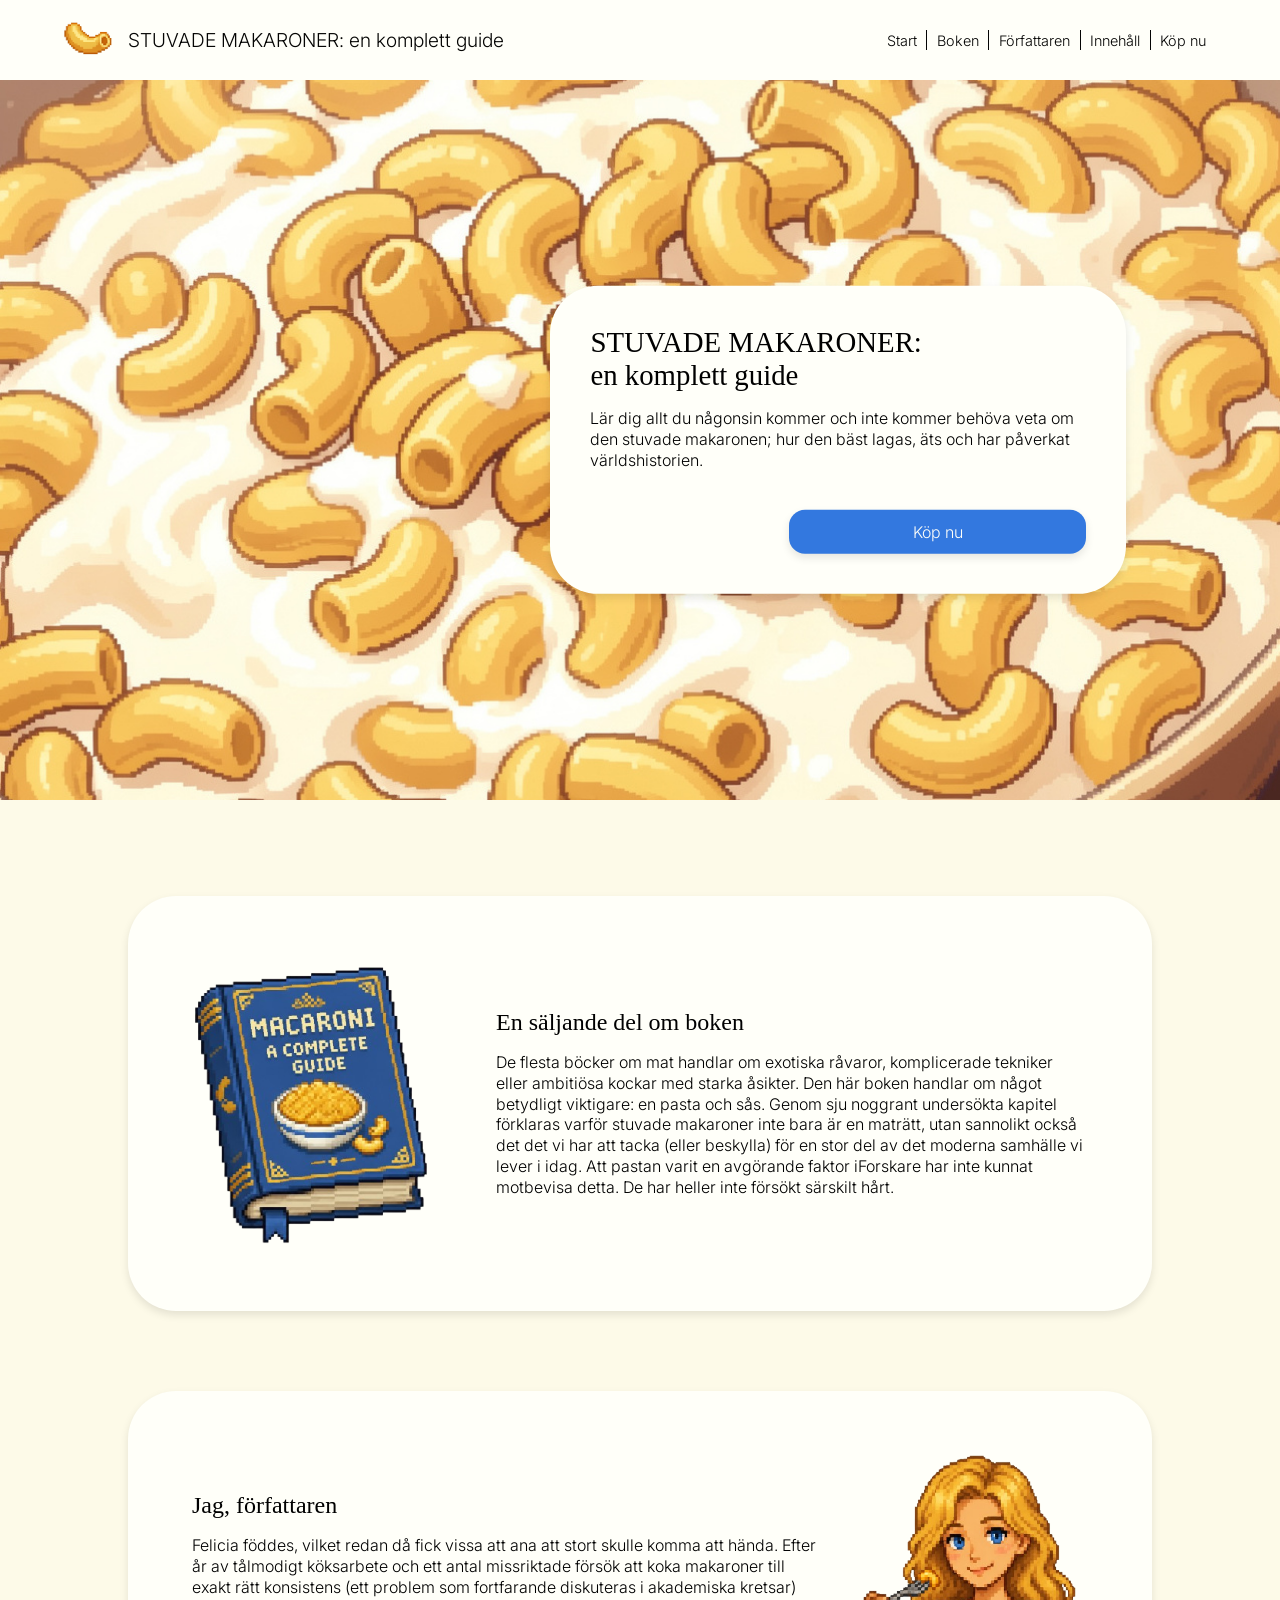
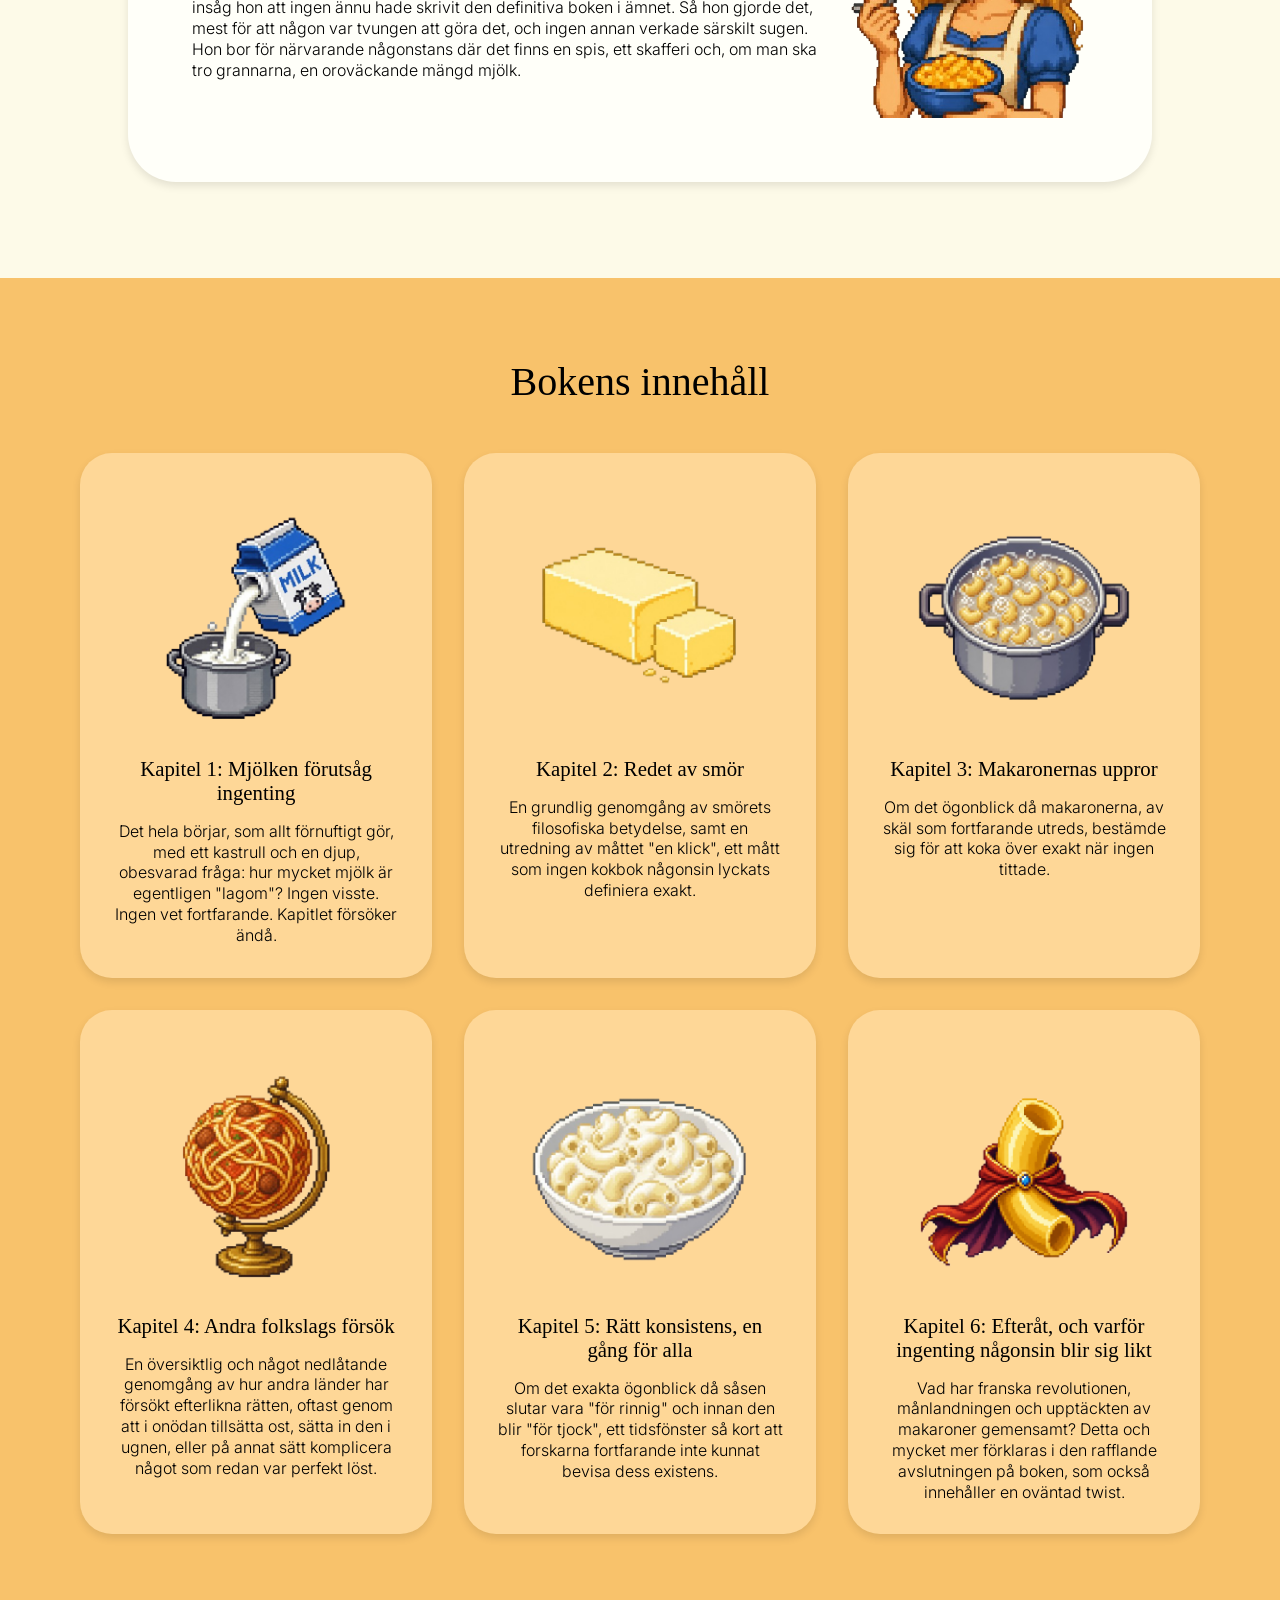
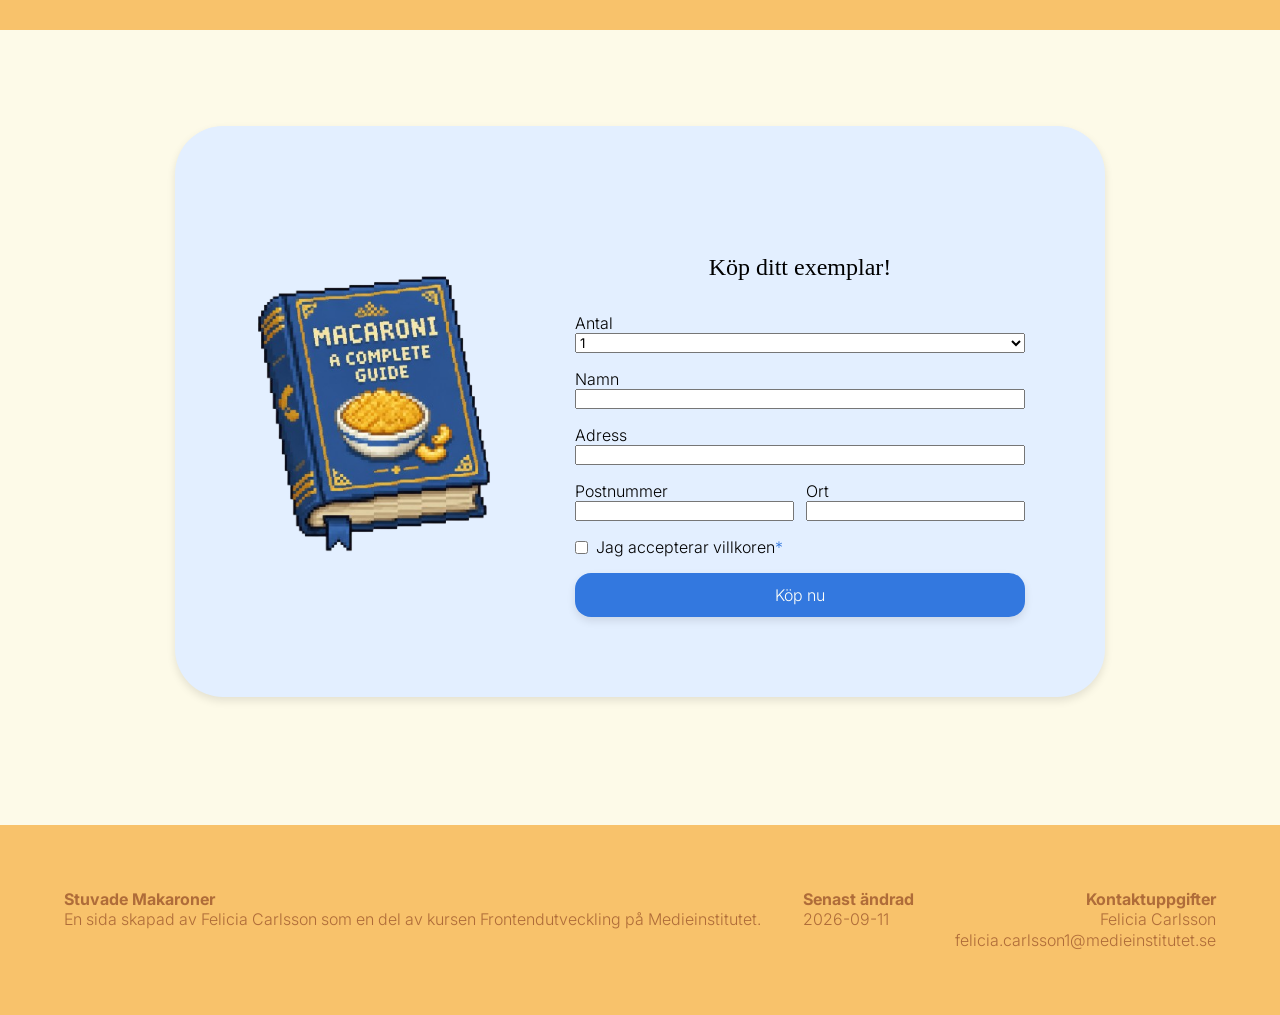
<file: index.html>
<!-- Felicia Carlsson -->
<!DOCTYPE html>
<html lang="sv">
<head>
    <meta charset="UTF-8">
    <meta name="viewport" content="width=device-width, initial-scale=1.0">
    <title>Stuvade makaroner</title>
    <link rel="icon" type="image/x-icon" href="assets/logo.png">
    <link rel="preconnect" href="https://fonts.googleapis.com">
    <link rel="preconnect" href="https://fonts.gstatic.com" crossorigin>
    <link href="https://fonts.googleapis.com/css2?family=Inter:ital,opsz,wght@0,14..32,100..900;1,14..32,100..900&family=Playfair+Display:ital,wght@0,400..900;1,400..900&display=swap" rel="stylesheet">
    <link rel="stylesheet" type="text/css" href="style.css">
</head>
<body>
    <header>
        <a href="index.html" class="logo">
            <img src="assets/logo.png" alt="Stuvade Makaroner logotyp">
            <span>STUVADE MAKARONER: en komplett guide</span>
        </a>
        <nav>
            <ul>
                <li><a href="index.html">Start</a></li>
                <li><a href="#book">Boken</a></li>
                <li><a href="#author">Författaren</a></li>
                <li><a href="#book-content">Innehåll</a></li>
                <li><a href="#purchase-form">Köp nu</a></li>
            </ul>
        </nav>
    </header>

    <main>
            <section class="hero">
                <img src="assets/hero.jpg" alt="Stuvade makaroner" class="special">
                <div class="hero-box shadow">
                    <h1>STUVADE MAKARONER: <br> en komplett guide</h1>
                    <p>Lär dig allt du någonsin kommer och inte kommer behöva veta om den stuvade makaronen;
                    hur den bäst lagas, äts och har påverkat världshistorien.</p>
                    <a href="#purchase-form" class="button">Köp nu</a>
                </div>
            </section>
        <div class="container intro-sections">
            <section id="book" class="shadow">
                <img src="assets/book.png" alt="En blå bok med titeln: Macaroni: a complete guide">
                <div>
                    <h2> En säljande del om boken</h2>
                    <p> De flesta böcker om mat handlar om exotiska råvaror, komplicerade
                    tekniker eller ambitiösa kockar med starka åsikter. Den här boken
                    handlar om något betydligt viktigare: en pasta och sås. Genom
                    sju noggrant undersökta kapitel förklaras varför stuvade makaroner
                    inte bara är en maträtt, utan sannolikt också det det vi har att tacka (eller beskylla)
                    för en stor del av det moderna samhälle vi lever i idag. Att pastan varit en avgörande faktor 
                    iForskare har inte kunnat
                    motbevisa detta. De har heller inte försökt särskilt hårt. </p>
                </div>
            </section>
            <section id="author" class="shadow">
                <img src="assets/avatar.png" alt="En blond tjej i blå topp som håller en skål med pasta">
                <div>
                    <h2>Jag, författaren</h2>
                    <p> Felicia föddes, vilket redan då fick vissa att ana att stort skulle
                    komma att hända. Efter år av tålmodigt köksarbete och ett antal
                    missriktade försök att koka makaroner till exakt rätt konsistens
                    (ett problem som fortfarande diskuteras i akademiska kretsar) insåg
                    hon att ingen ännu hade skrivit den definitiva boken i ämnet. Så hon
                    gjorde det, mest för att någon var tvungen att göra det, och ingen
                    annan verkade särskilt sugen.</p>
                    <p> Hon bor för närvarande någonstans där det finns en spis, ett skafferi
                    och, om man ska tro grannarna, en oroväckande mängd mjölk.</p>
                </div>
            </section>
        </div>
            <section id="book-content">
                <h2>Bokens innehåll</h2>
                <ul>
                    <li class="chapter-1 shadow">
                        <img src="assets/milk.png" alt="Ett paket mjölj som hälls i en kastrull">
                        <h3>Kapitel 1: Mjölken förutsåg ingenting</h3>
                        <p>Det hela börjar, som allt förnuftigt gör, med ett kastrull och
                        en djup, obesvarad fråga: hur mycket mjölk är egentligen "lagom"?
                        Ingen visste. Ingen vet fortfarande. Kapitlet försöker ändå.</p>
                    </li>
                    <li class="chapter-2 shadow">
                        <img src="assets/butter.png" alt="Ett block smör">
                        <h3>Kapitel 2: Redet av smör</h3>
                        <p>En grundlig genomgång av smörets filosofiska betydelse, samt en utredning av måttet 
                            "en klick", ett mått som ingen kokbok någonsin lyckats definiera exakt.</p>
                    </li>
                    <li class="chapter-3 shadow">
                        <img src="assets/boiling.png" alt="En kastrull med kokande makaroner">
                        <h3>Kapitel 3: Makaronernas uppror</h3>
                        <p> Om det ögonblick då makaronerna, av skäl som fortfarande utreds,
                        bestämde sig för att koka över exakt när ingen tittade.</p>
                    </li>
                    <li class="chapter-4 shadow">
                        <img src="assets/pasta-globe.png" alt="En jordglob av spaghetti">
                        <h3>Kapitel 4: Andra folkslags försök</h3>
                        <p>En översiktlig och något nedlåtande genomgång av hur andra länder
                        har försökt efterlikna rätten, oftast genom att i onödan tillsätta
                        ost, sätta in den i ugnen, eller på annat sätt komplicera något
                        som redan var perfekt löst.</p>
                    </li>
                    <li class="chapter-5 shadow">
                        <img src="assets/bowl.png" alt="En skål med stuvade makaroner">
                        <h3>Kapitel 5: Rätt konsistens, en gång för alla</h3>
                        <p>Om det exakta ögonblick då såsen slutar vara "för rinnig" och
                        innan den blir "för tjock", ett tidsfönster så kort att forskarna fortfarande 
                        inte kunnat bevisa dess existens.</p>
                    </li>
                    <li class="chapter-6 shadow">
                        <img src="assets/super-macaroni.png" alt="En makaron med superhjälte-kappa">
                        <h3>Kapitel 6: Efteråt, och varför ingenting någonsin blir sig likt</h3>
                        <p> Vad har franska revolutionen, månlandningen och upptäckten av makaroner gemensamt?
                            Detta och mycket mer förklaras i den rafflande avslutningen på boken, som också innehåller en oväntad twist.</p>
                    </li>
                </ul>
            </section>
        <div class="container">
            <section id="purchase-form" class="shadow">
                <img src="assets/book.png" alt="En blå bok med titeln: Macaroni: a complete guide">
                <div>
                    <h2>Köp ditt exemplar!</h2>
                    <form>
                        <div class="top-label">
                            <label for="amount">Antal</label>
                            <select id="amount" name="amount">
                                <option value="1">1</option>
                                <option value="2">2</option>
                                <option value="3">3</option>
                                <option value="4">4</option>
                                <option value="5">5</option>
                                <option value="6">6</option>
                                <option value="7">7</option>
                                <option value="8">8</option>
                                <option value="9">9</option>
                                <option value="10">10</option>
                            </select>
                        </div>

                        <div class="top-label">
                            <label for="name">Namn</label>
                            <input type="text" id="name" name="name">
                        </div>
                        
                        <div class="top-label">
                            <label for="address">Adress</label>
                            <input type="text" id="address" name="address">
                        </div>
                    
                        <div class="share-row">
                            <div class="top-label">
                                <label for="post-code">Postnummer</label>
                                <input type="number" id="post-code" name="post-code">
                            </div>
                            <div class="top-label">
                                <label for="area">Ort</label>
                                <input type="text" id="area" name="area">
                            </div>
                        </div>

                        <div class="terms-row">
                            <input type="checkbox" id="terms" name="terms">
                            <label for="terms">Jag accepterar villkoren<a href="terms.html">*</a></label>
                        </div>

                        <input type="submit" value="Köp nu" class="button">
                    </form>
                </div>
            </section>
        </div>
    </main>

    <footer>
        <section>
            <h3>Stuvade Makaroner</h3>
            <p>En sida skapad av Felicia Carlsson som en del av kursen Frontendutveckling på Medieinstitutet.</p>
        </section>
        <section>
            <h3>Senast ändrad</h3>
            <p>2026-09-11</p>
        </section>
        <section>
            <h3>Kontaktuppgifter</h3>
            <p>Felicia Carlsson</p>
            <p>felicia.carlsson1@medieinstitutet.se</p>
        </section>
    </footer>
</body>
</html>
</file>
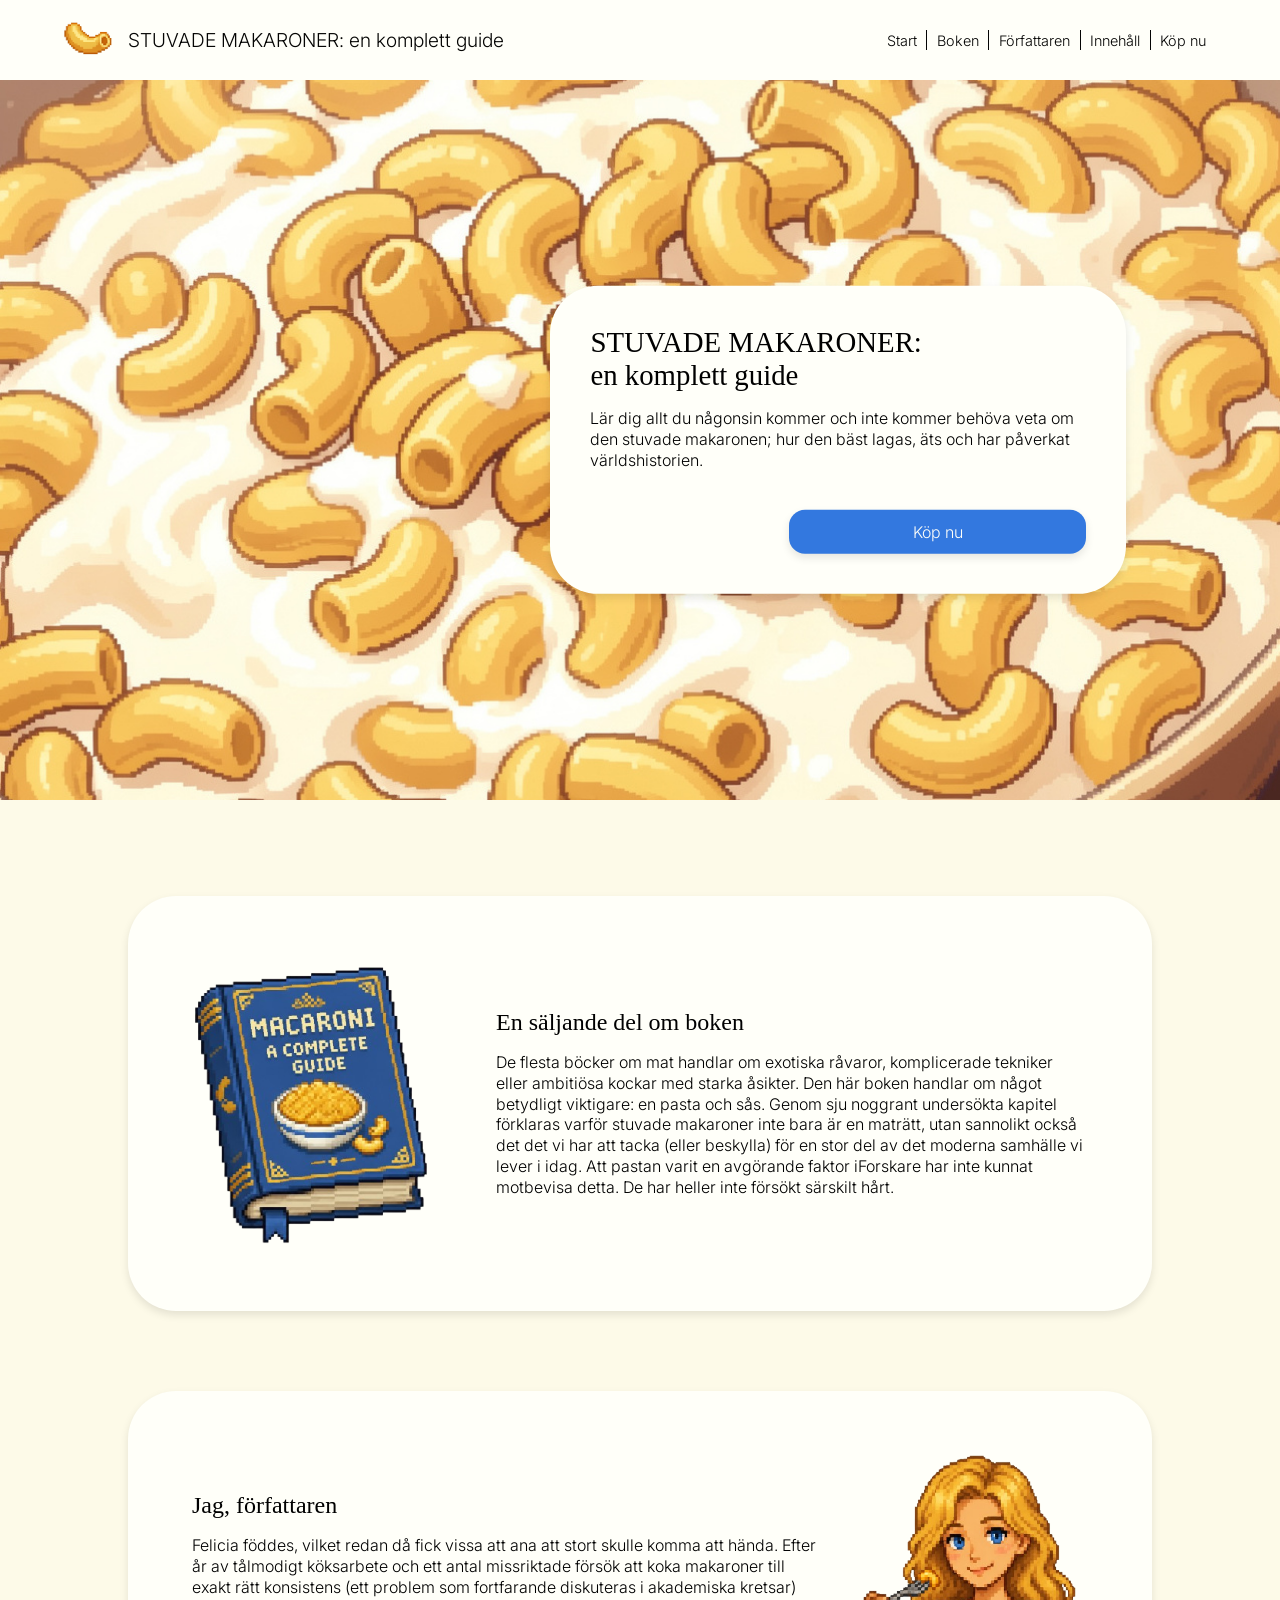
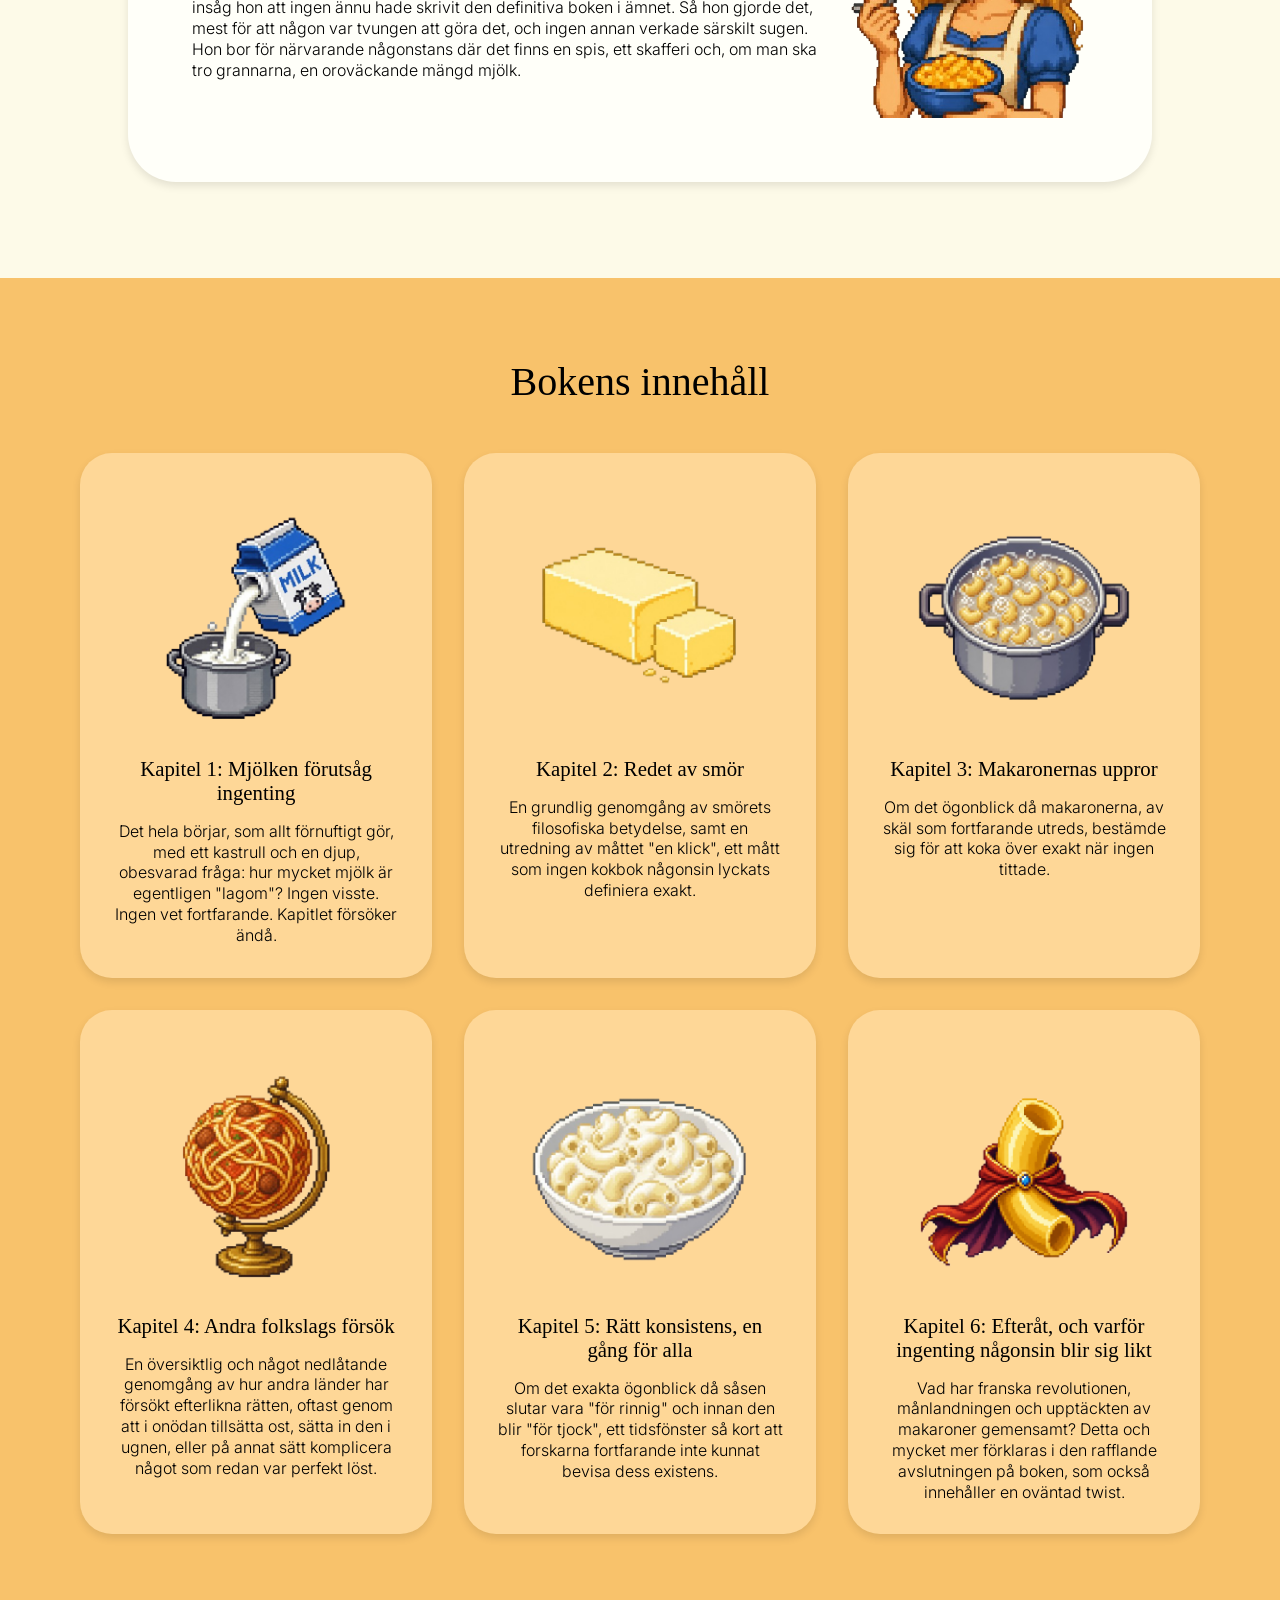
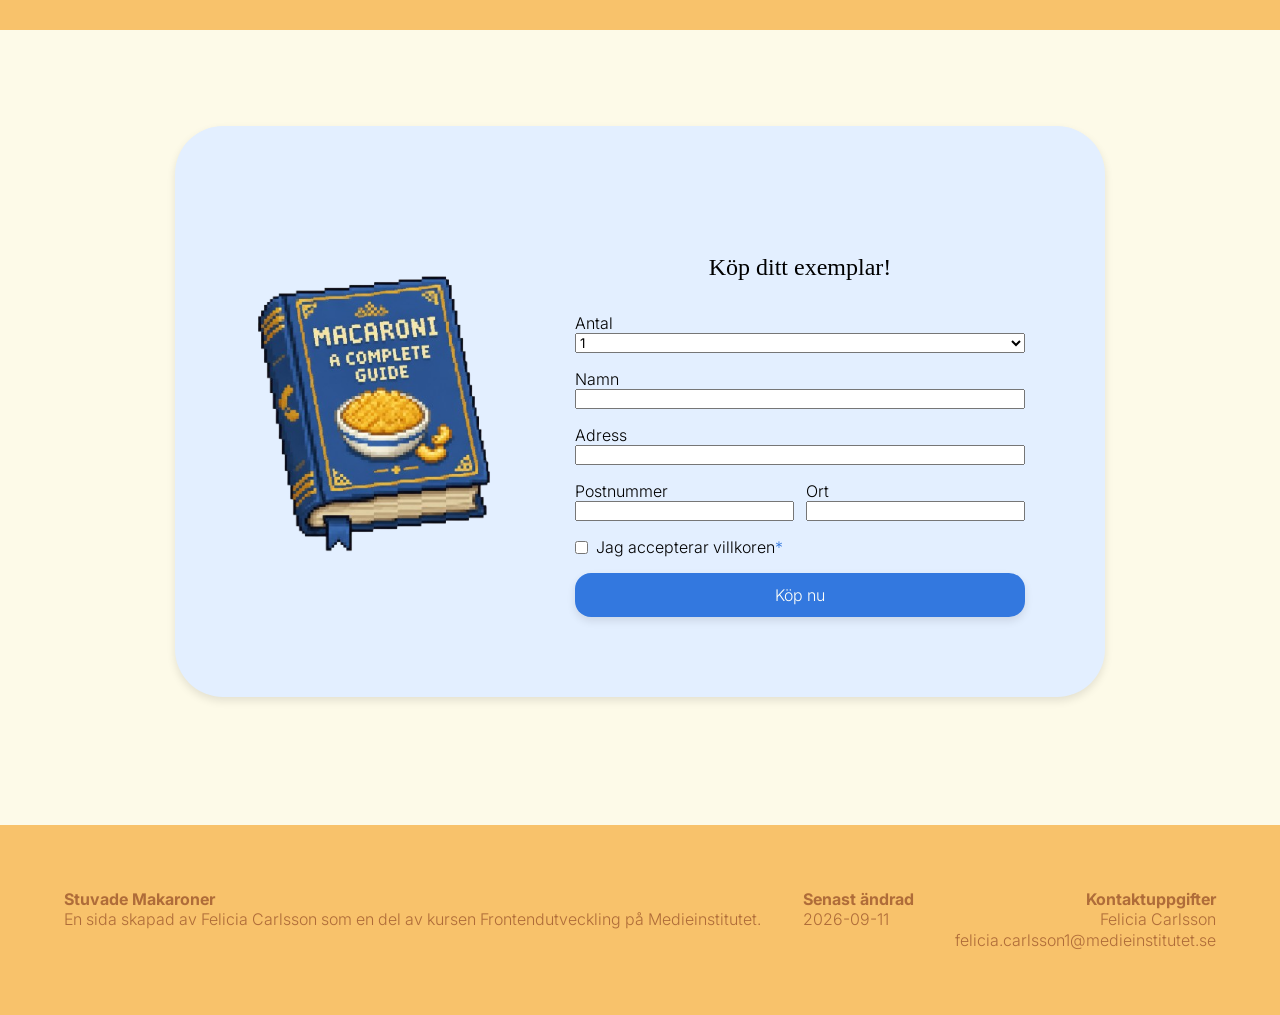
<file: docs/index.html>
<!DOCTYPE html><html lang=sv><head><meta charset=UTF-8><meta name=viewport content="width=device-width, initial-scale=1.0"><title>Stuvade makaroner</title><link rel=icon type=image/x-icon href=assets/logo.png><link rel=preconnect href=https://fonts.googleapis.com><link rel=preconnect href=https://fonts.gstatic.com crossorigin><link href="https://fonts.googleapis.com/css2?family=Inter:ital,opsz,wght@0,14..32,100..900;1,14..32,100..900&family=Playfair+Display:ital,wght@0,400..900;1,400..900&display=swap" rel=stylesheet><link rel=stylesheet type=text/css href=style.css></head><body><header><a href=index.html class=logo> <img src=assets/logo.png alt="Stuvade Makaroner logotyp"> <span>STUVADE MAKARONER: en komplett guide</span> </a><nav><ul><li><a href=index.html>Start</a></li><li><a href=#book>Boken</a></li><li><a href=#author>Författaren</a></li><li><a href=#book-content>Innehåll</a></li><li><a href=#purchase-form>Köp nu</a></li></ul></nav></header><main><section class=hero><img src=assets/hero.jpg alt="Stuvade makaroner" class=special><div class="hero-box shadow"><h1>STUVADE MAKARONER: <br> en komplett guide</h1><p>Lär dig allt du någonsin kommer och inte kommer behöva veta om den stuvade makaronen; hur den bäst lagas, äts och har påverkat världshistorien.</p><a href=#purchase-form class=button>Köp nu</a></div></section><div class="container intro-sections"><section id=book class=shadow><img src=assets/book.png alt="En blå bok med titeln: Macaroni: a complete guide"><div><h2>En säljande del om boken</h2><p>De flesta böcker om mat handlar om exotiska råvaror, komplicerade tekniker eller ambitiösa kockar med starka åsikter. Den här boken handlar om något betydligt viktigare: en pasta och sås. Genom sju noggrant undersökta kapitel förklaras varför stuvade makaroner inte bara är en maträtt, utan sannolikt också det det vi har att tacka (eller beskylla) för en stor del av det moderna samhälle vi lever i idag. Att pastan varit en avgörande faktor iForskare har inte kunnat motbevisa detta. De har heller inte försökt särskilt hårt.</p></div></section><section id=author class=shadow><img src=assets/avatar.png alt="En blond tjej i blå topp som håller en skål med pasta"><div><h2>Jag, författaren</h2><p>Felicia föddes, vilket redan då fick vissa att ana att stort skulle komma att hända. Efter år av tålmodigt köksarbete och ett antal missriktade försök att koka makaroner till exakt rätt konsistens (ett problem som fortfarande diskuteras i akademiska kretsar) insåg hon att ingen ännu hade skrivit den definitiva boken i ämnet. Så hon gjorde det, mest för att någon var tvungen att göra det, och ingen annan verkade särskilt sugen.</p><p>Hon bor för närvarande någonstans där det finns en spis, ett skafferi och, om man ska tro grannarna, en oroväckande mängd mjölk.</p></div></section></div><section id=book-content><h2>Bokens innehåll</h2><ul><li class="chapter-1 shadow"><img src=assets/milk.png alt="Ett paket mjölj som hälls i en kastrull"><h3>Kapitel 1: Mjölken förutsåg ingenting</h3><p>Det hela börjar, som allt förnuftigt gör, med ett kastrull och en djup, obesvarad fråga: hur mycket mjölk är egentligen "lagom"? Ingen visste. Ingen vet fortfarande. Kapitlet försöker ändå.</p></li><li class="chapter-2 shadow"><img src=assets/butter.png alt="Ett block smör"><h3>Kapitel 2: Redet av smör</h3><p>En grundlig genomgång av smörets filosofiska betydelse, samt en utredning av måttet "en klick", ett mått som ingen kokbok någonsin lyckats definiera exakt.</p></li><li class="chapter-3 shadow"><img src=assets/boiling.png alt="En kastrull med kokande makaroner"><h3>Kapitel 3: Makaronernas uppror</h3><p>Om det ögonblick då makaronerna, av skäl som fortfarande utreds, bestämde sig för att koka över exakt när ingen tittade.</p></li><li class="chapter-4 shadow"><img src=assets/pasta-globe.png alt="En jordglob av spaghetti"><h3>Kapitel 4: Andra folkslags försök</h3><p>En översiktlig och något nedlåtande genomgång av hur andra länder har försökt efterlikna rätten, oftast genom att i onödan tillsätta ost, sätta in den i ugnen, eller på annat sätt komplicera något som redan var perfekt löst.</p></li><li class="chapter-5 shadow"><img src=assets/bowl.png alt="En skål med stuvade makaroner"><h3>Kapitel 5: Rätt konsistens, en gång för alla</h3><p>Om det exakta ögonblick då såsen slutar vara "för rinnig" och innan den blir "för tjock", ett tidsfönster så kort att forskarna fortfarande inte kunnat bevisa dess existens.</p></li><li class="chapter-6 shadow"><img src=assets/super-macaroni.png alt="En makaron med superhjälte-kappa"><h3>Kapitel 6: Efteråt, och varför ingenting någonsin blir sig likt</h3><p>Vad har franska revolutionen, månlandningen och upptäckten av makaroner gemensamt? Detta och mycket mer förklaras i den rafflande avslutningen på boken, som också innehåller en oväntad twist.</p></li></ul></section><div class=container><section id=purchase-form class=shadow><img src=assets/book.png alt="En blå bok med titeln: Macaroni: a complete guide"><div><h2>Köp ditt exemplar!</h2><form><div class=top-label><label for=amount>Antal</label> <select id=amount name=amount><option value=1>1</option><option value=2>2</option><option value=3>3</option><option value=4>4</option><option value=5>5</option><option value=6>6</option><option value=7>7</option><option value=8>8</option><option value=9>9</option><option value=10>10</option></select></div><div class=top-label><label for=name>Namn</label> <input type=text id=name name=name></div><div class=top-label><label for=address>Adress</label> <input type=text id=address name=address></div><div class=share-row><div class=top-label><label for=post-code>Postnummer</label> <input type=number id=post-code name=post-code></div><div class=top-label><label for=area>Ort</label> <input type=text id=area name=area></div></div><div class=terms-row><input type=checkbox id=terms name=terms> <label for=terms>Jag accepterar villkoren<a href=terms.html>*</a></label></div><input type=submit value="Köp nu" class=button></form></div></section></div></main><footer><section><h3>Stuvade Makaroner</h3><p>En sida skapad av Felicia Carlsson som en del av kursen Frontendutveckling på Medieinstitutet.</p></section><section><h3>Senast ändrad</h3><p>2026-09-11</p></section><section><h3>Kontaktuppgifter</h3><p>Felicia Carlsson</p><p>felicia.carlsson1@medieinstitutet.se</p></section></footer></body></html>
</file>
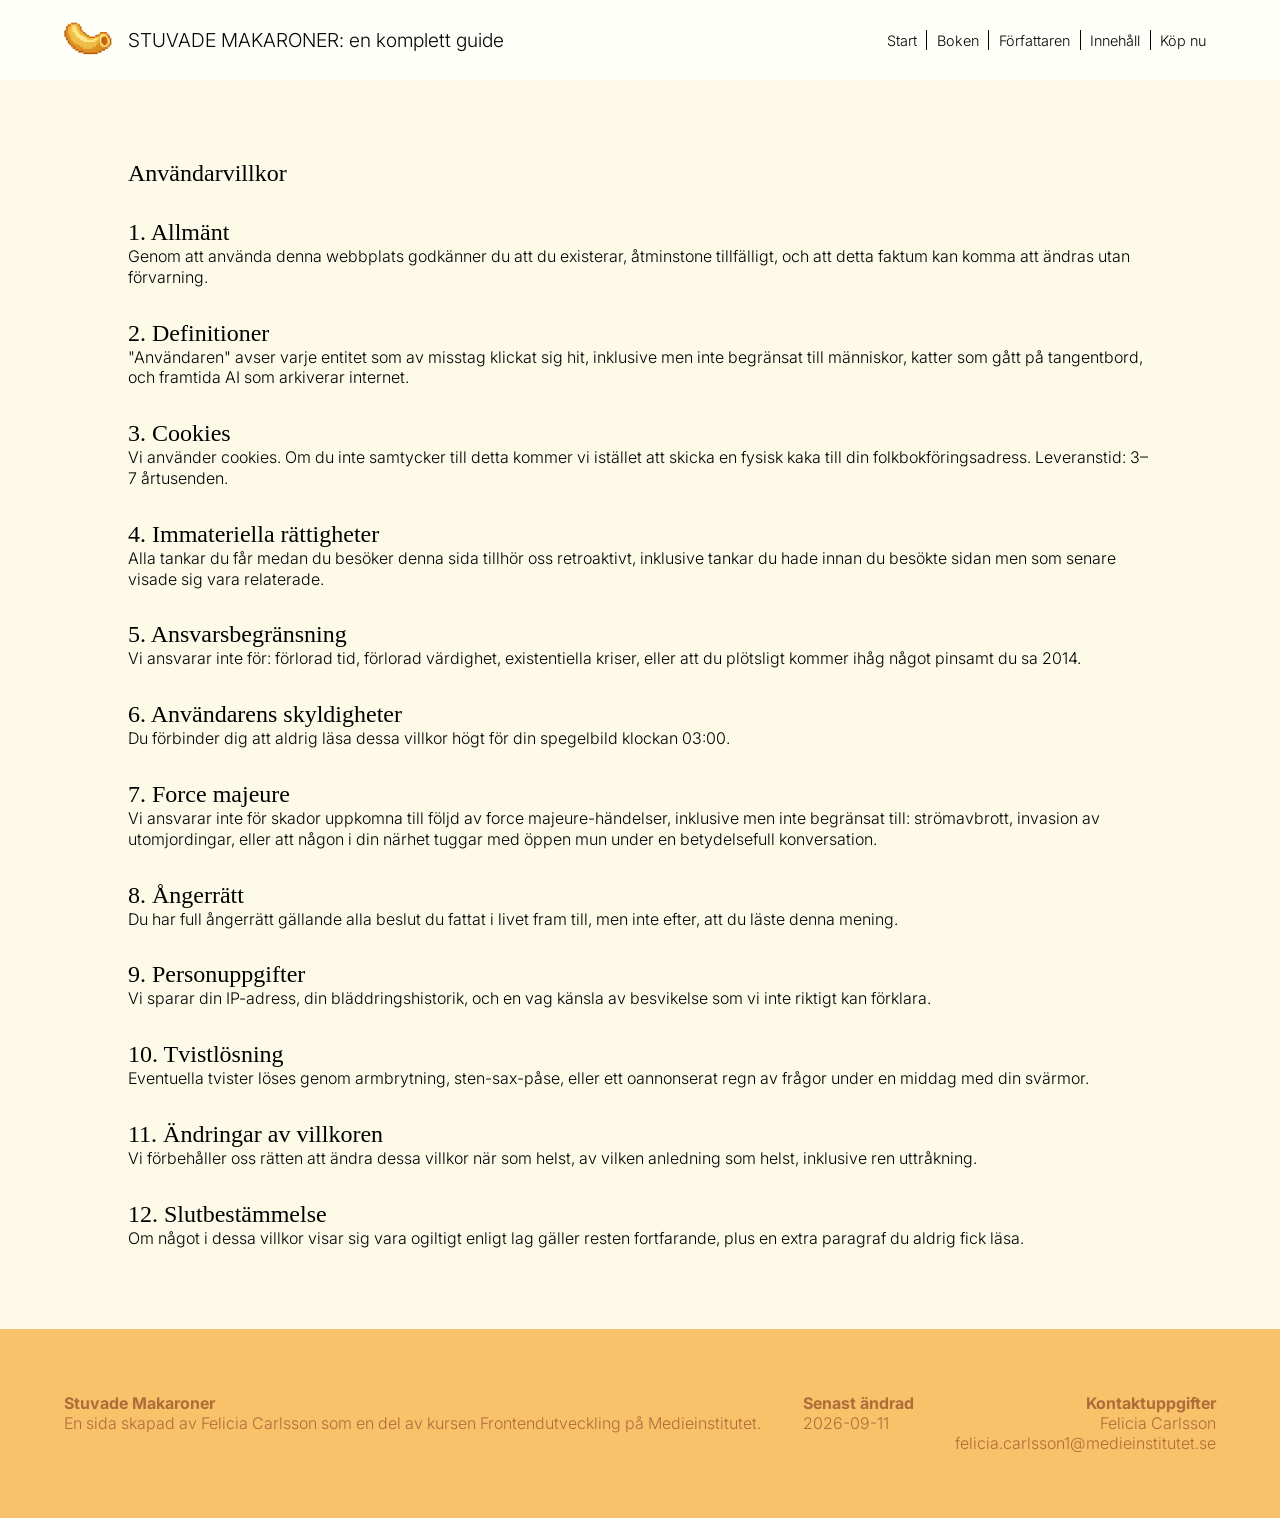
<file: terms.html>
<!DOCTYPE html>
<html lang="sv">
<head>
    <meta charset="UTF-8">
    <meta name="viewport" content="width=device-width, initial-scale=1.0">
    <title>Stuvade makaroner</title>
    <link rel="icon" type="image/x-icon" href="assets/logo.png">
    <link rel="preconnect" href="https://fonts.googleapis.com">
    <link rel="preconnect" href="https://fonts.gstatic.com" crossorigin>
    <link href="https://fonts.googleapis.com/css2?family=Inter:ital,opsz,wght@0,14..32,100..900;1,14..32,100..900&family=Playfair+Display:ital,wght@0,400..900;1,400..900&display=swap" rel="stylesheet">
    <link rel="stylesheet" type="text/css" href="style.css">
</head>
<body>
    <header>
        <a href="index.html" class="logo">
            <img src="assets/logo.png" alt="Stuvade Makaroner logotyp">
            <span>STUVADE MAKARONER: en komplett guide</span>
        </a>
        <nav>
            <ul>
                <li><a href="index.html">Start</a></li>
                <li><a href="#book">Boken</a></li>
                <li><a href="#author">Författaren</a></li>
                <li><a href="#book-content">Innehåll</a></li>
                <li><a href="#purchase-form">Köp nu</a></li>
            </ul>
        </nav>
    </header>
    <main class="container">
        <section class="terms">
            <h1>Användarvillkor</h1>

            <h2>1. Allmänt</h2>
            <p>Genom att använda denna webbplats godkänner du att du existerar, åtminstone tillfälligt, och att detta faktum kan komma att ändras utan förvarning.</p>

            <h2>2. Definitioner</h2>
            <p>"Användaren" avser varje entitet som av misstag klickat sig hit, inklusive men inte begränsat till människor, katter som gått på tangentbord, och framtida AI som arkiverar internet.</p>

            <h2>3. Cookies</h2>
            <p>Vi använder cookies. Om du inte samtycker till detta kommer vi istället att skicka en fysisk kaka till din folkbokföringsadress. Leveranstid: 3–7 årtusenden.</p>

            <h2>4. Immateriella rättigheter</h2>
            <p>Alla tankar du får medan du besöker denna sida tillhör oss retroaktivt, inklusive tankar du hade innan du besökte sidan men som senare visade sig vara relaterade.</p>

            <h2>5. Ansvarsbegränsning</h2>
            <p>Vi ansvarar inte för: förlorad tid, förlorad värdighet, existentiella kriser, eller att du plötsligt kommer ihåg något pinsamt du sa 2014.</p>

            <h2>6. Användarens skyldigheter</h2>
            <p>Du förbinder dig att aldrig läsa dessa villkor högt för din spegelbild klockan 03:00.</p>

            <h2>7. Force majeure</h2>
            <p>Vi ansvarar inte för skador uppkomna till följd av force majeure-händelser, inklusive men inte begränsat till: strömavbrott, invasion av utomjordingar, eller att någon i din närhet tuggar med öppen mun under en betydelsefull konversation.</p>

            <h2>8. Ångerrätt</h2>
            <p>Du har full ångerrätt gällande alla beslut du fattat i livet fram till, men inte efter, att du läste denna mening.</p>

            <h2>9. Personuppgifter</h2>
            <p>Vi sparar din IP-adress, din bläddringshistorik, och en vag känsla av besvikelse som vi inte riktigt kan förklara.</p>

            <h2>10. Tvistlösning</h2>
            <p>Eventuella tvister löses genom armbrytning, sten-sax-påse, eller ett oannonserat regn av frågor under en middag med din svärmor.</p>

            <h2>11. Ändringar av villkoren</h2>
            <p>Vi förbehåller oss rätten att ändra dessa villkor när som helst, av vilken anledning som helst, inklusive ren uttråkning.</p>

            <h2>12. Slutbestämmelse</h2>
            <p>Om något i dessa villkor visar sig vara ogiltigt enligt lag gäller resten fortfarande, plus en extra paragraf du aldrig fick läsa.</p>
        </section>
    </main>
    
    <footer>
        <section>
            <h3>Stuvade Makaroner</h3>
            <p>En sida skapad av Felicia Carlsson som en del av kursen Frontendutveckling på Medieinstitutet.</p>
        </section>
        <section>
            <h3>Senast ändrad</h3>
            <p>2026-09-11</p>
        </section>
        <section>
            <h3>Kontaktuppgifter</h3>
            <p>Felicia Carlsson</p>
            <p>felicia.carlsson1@medieinstitutet.se</p>
        </section>
    </footer>
</body>
</file>
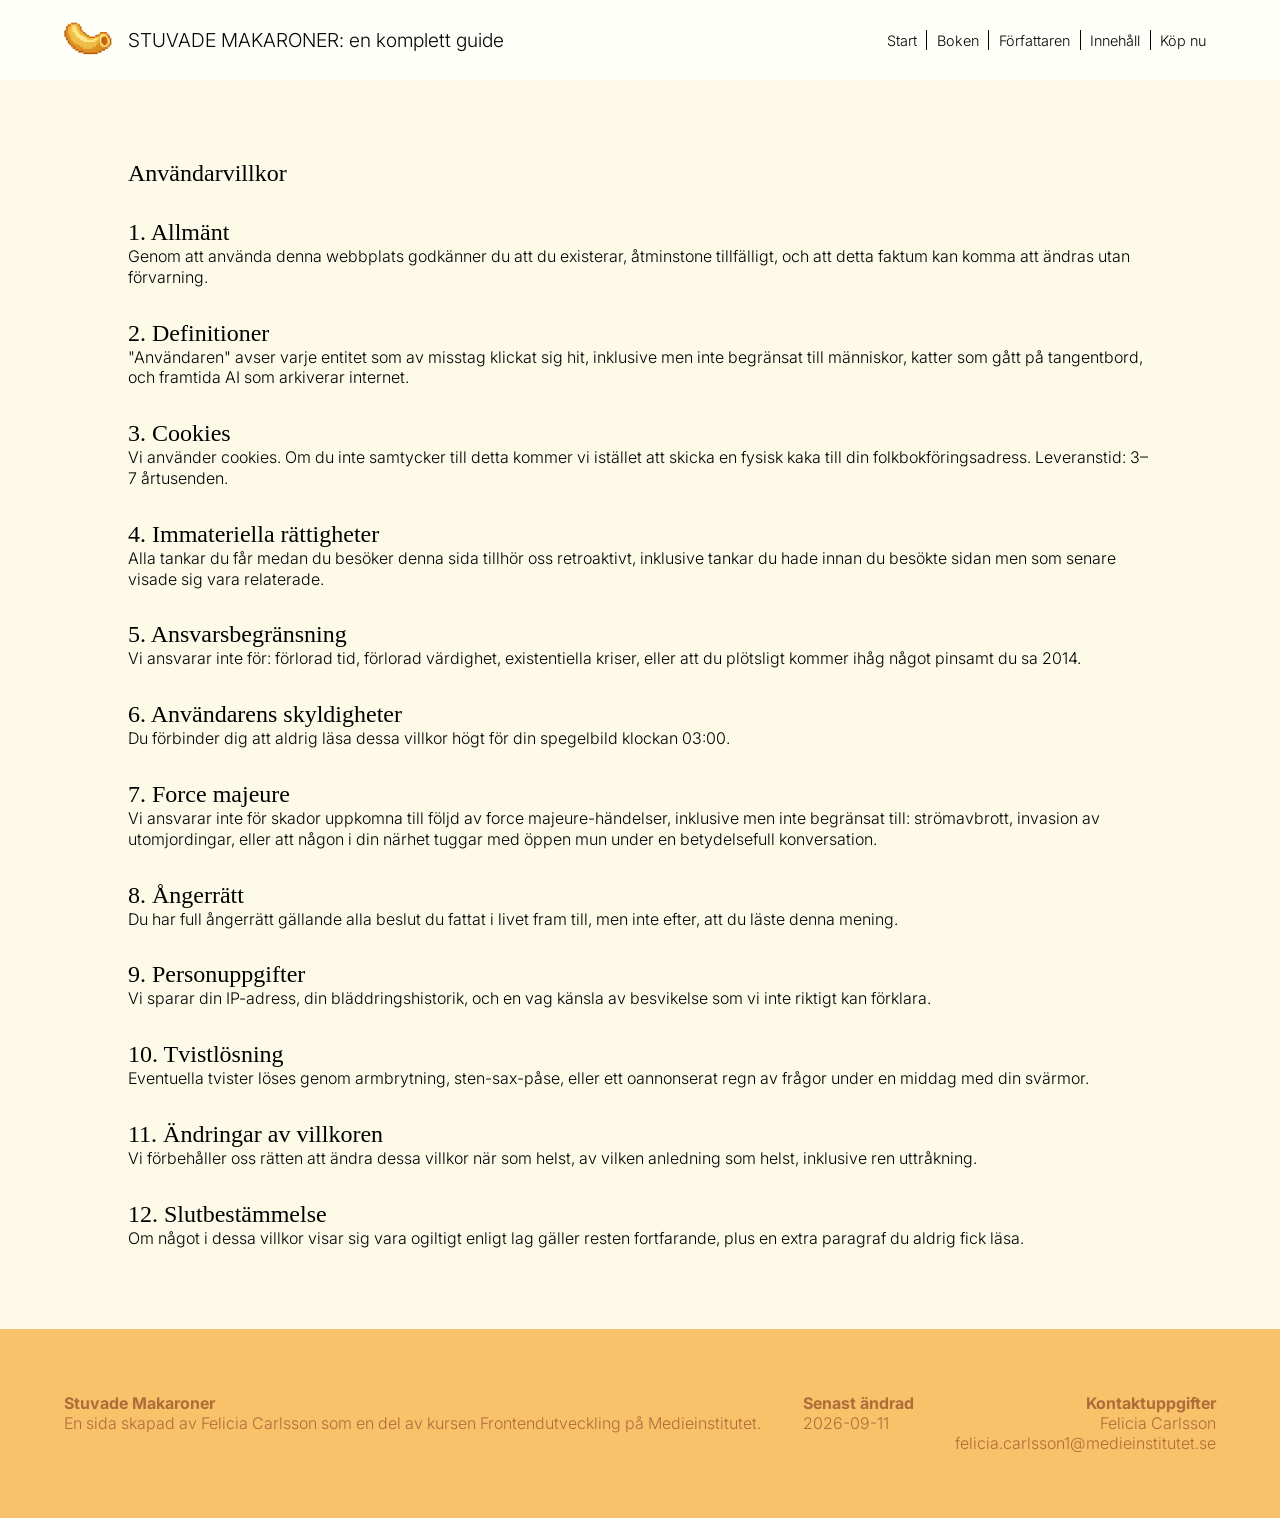
<file: docs/terms.html>
<!DOCTYPE html><html lang=sv><head><meta charset=UTF-8><meta name=viewport content="width=device-width, initial-scale=1.0"><title>Stuvade makaroner</title><link rel=icon type=image/x-icon href=assets/logo.png><link rel=preconnect href=https://fonts.googleapis.com><link rel=preconnect href=https://fonts.gstatic.com crossorigin><link href="https://fonts.googleapis.com/css2?family=Inter:ital,opsz,wght@0,14..32,100..900;1,14..32,100..900&family=Playfair+Display:ital,wght@0,400..900;1,400..900&display=swap" rel=stylesheet><link rel=stylesheet type=text/css href=style.css></head><body><header><a href=index.html class=logo> <img src=assets/logo.png alt="Stuvade Makaroner logotyp"> <span>STUVADE MAKARONER: en komplett guide</span> </a><nav><ul><li><a href=index.html>Start</a></li><li><a href=#book>Boken</a></li><li><a href=#author>Författaren</a></li><li><a href=#book-content>Innehåll</a></li><li><a href=#purchase-form>Köp nu</a></li></ul></nav></header><main class=container><section class=terms><h1>Användarvillkor</h1><h2>1. Allmänt</h2><p>Genom att använda denna webbplats godkänner du att du existerar, åtminstone tillfälligt, och att detta faktum kan komma att ändras utan förvarning.</p><h2>2. Definitioner</h2><p>"Användaren" avser varje entitet som av misstag klickat sig hit, inklusive men inte begränsat till människor, katter som gått på tangentbord, och framtida AI som arkiverar internet.</p><h2>3. Cookies</h2><p>Vi använder cookies. Om du inte samtycker till detta kommer vi istället att skicka en fysisk kaka till din folkbokföringsadress. Leveranstid: 3–7 årtusenden.</p><h2>4. Immateriella rättigheter</h2><p>Alla tankar du får medan du besöker denna sida tillhör oss retroaktivt, inklusive tankar du hade innan du besökte sidan men som senare visade sig vara relaterade.</p><h2>5. Ansvarsbegränsning</h2><p>Vi ansvarar inte för: förlorad tid, förlorad värdighet, existentiella kriser, eller att du plötsligt kommer ihåg något pinsamt du sa 2014.</p><h2>6. Användarens skyldigheter</h2><p>Du förbinder dig att aldrig läsa dessa villkor högt för din spegelbild klockan 03:00.</p><h2>7. Force majeure</h2><p>Vi ansvarar inte för skador uppkomna till följd av force majeure-händelser, inklusive men inte begränsat till: strömavbrott, invasion av utomjordingar, eller att någon i din närhet tuggar med öppen mun under en betydelsefull konversation.</p><h2>8. Ångerrätt</h2><p>Du har full ångerrätt gällande alla beslut du fattat i livet fram till, men inte efter, att du läste denna mening.</p><h2>9. Personuppgifter</h2><p>Vi sparar din IP-adress, din bläddringshistorik, och en vag känsla av besvikelse som vi inte riktigt kan förklara.</p><h2>10. Tvistlösning</h2><p>Eventuella tvister löses genom armbrytning, sten-sax-påse, eller ett oannonserat regn av frågor under en middag med din svärmor.</p><h2>11. Ändringar av villkoren</h2><p>Vi förbehåller oss rätten att ändra dessa villkor när som helst, av vilken anledning som helst, inklusive ren uttråkning.</p><h2>12. Slutbestämmelse</h2><p>Om något i dessa villkor visar sig vara ogiltigt enligt lag gäller resten fortfarande, plus en extra paragraf du aldrig fick läsa.</p></section></main><footer><section><h3>Stuvade Makaroner</h3><p>En sida skapad av Felicia Carlsson som en del av kursen Frontendutveckling på Medieinstitutet.</p></section><section><h3>Senast ändrad</h3><p>2026-09-11</p></section><section><h3>Kontaktuppgifter</h3><p>Felicia Carlsson</p><p>felicia.carlsson1@medieinstitutet.se</p></section></footer></body>
</file>
<file: style.css>
:root {
    --white: #fffff9;
    --black: #050504;
    --light-yellow: #fdfae8;
    --medium-yellow: #fed797;
    --honey-yellow: #f8c26b;
    --light-brown: #af6c39;
    --blue: #3378df;
    --dark-blue: #004bbb;
    --light-blue: #e3efff;
}

* {
    box-sizing: border-box;
    margin: 0;
    padding: 0;
    font-family: "inter", sans-serif;
}

p {
    font-size: 1rem;
    line-height: 1.3rem;
    font-weight: 300;
}

h1, h2, h3 {
    font-family: "playfair-display", serif;
    font-weight: 400;
}

footer h3 {
    font-family: "inter", sans-serif;
    font-size: 1rem;
    font-weight: 700;
}

body {
    background-color: var(--light-yellow);
    overflow-x: hidden;
}

img {
    width: 100%;
    height: auto;
}

img:not(.special) {
    max-width: 15rem;
}

main {
    width: 100%;
    display: flex;
    flex-direction: column;
    gap: 4rem;
}

.container {
    width: 92vw;
    margin-inline: auto;
}

.shadow {
    box-shadow: 0 4px 8px 0 rgba(0, 0, 0, 0.1);
}

header {
    background-color: var(--white);
    display: flex;
    flex-direction: column;
    justify-content: space-between;
    align-items: center;
    gap: 1rem;
    min-height: 5rem;
    padding: 1rem;
    position: sticky;
    top: 0;
    z-index: 100;
}

.logo {
    display: flex;
    align-items: center;
    justify-content: center;
    max-width: 100%;
    gap: 1rem;
}

.logo img {
    width: 3rem;
}

.logo span {
    text-align: left;
    font-size: 1.2rem;
    font-family: "inter", sans-serif;
    color: var(--black);
    font-weight: 300;
}

nav ul {
    display: flex;
    justify-content: center;
    row-gap: 0.5rem;
}

nav ul li {
    border-left: 1.5px solid var(--black);
    padding: 0 0.6rem;
    align-self: center;
}

nav ul li:first-child {
    border-left: none;
}

nav ul a {
    font-size: 0.9rem;
    color: var(--black);
    font-family: "inter", sans-serif;
    font-weight: 300;
}

li {
    list-style-type: none;
}

a {
    text-decoration: none;
}

nav ul {
    display: flex;
}

.hero {
    position: relative;
    width: 100%;
    height: 34rem;
    overflow: hidden;
}

.hero img {
    width: 100%;
    height: 100%;
    object-fit: cover;
}

.hero-box {
    position: absolute;
    top: 50%;
    right: 2rem;
    left: 2rem;
    width: auto;
    height: fit-content;
    transform: translateY(-50%);
    padding: 3rem;
    border-radius: 1.5rem;
    background-color: var(--white);
    z-index: 1;
}

.hero-box h1 {
    margin-bottom: 1rem;
    font-size: 1.8rem;
}

.hero-box p {
    margin-bottom: 1.5rem;
}

.button {
    display: block;
    width: 100%;
    padding: 0.75rem 2rem;
    border: 0;
    border-radius: 1rem;
    background-color: var(--blue);
    font: inherit;
    box-shadow: 0 4px 8px 0 rgba(0, 0, 0, 0.1);
    color: var(--white);
    font-weight: 300;
    text-align: center;
}

.intro-sections {
    display: flex;
    flex-direction: column;
    gap: 5rem;
}

.intro-sections section:nth-child(1),
.intro-sections section:nth-child(2) {
    background-color: var(--white);
    padding: 1.5rem;
    border-radius: 1.5rem;
    display: flex;
    flex-direction: column;
    align-items: center;
    gap: 1.5rem;
}

.intro-sections section:nth-child(1) h2,
.intro-sections section:nth-child(2) h2 {
    font-size: 1.5rem;
    margin-bottom: 1rem;
}

.intro-sections section:nth-child(1) img,
.intro-sections section:nth-child(2) img {
    margin: auto;
}

.intro-sections section:nth-child(1) img{
    width: 60%;
}

.intro-sections section:nth-child(2) img{
    width: 70%;
}

#book-content {
    background-color: var(--honey-yellow);
    width: 100%;
    padding: 3rem 1rem;
    text-align: center;
}

#book-content h2 {
    font-size: 2.5rem;
    margin-bottom: 2rem;
    justify-self: center;
}

#book-content h3 {
    font-size: 1.3rem;
    margin-bottom: 1rem;
}

#book-content li {
    display: flex;
    flex-direction: column;
    min-width: 0;
    padding: 2rem;
    margin: 1rem;
    background-color: var(--medium-yellow);
    border-radius: 2rem;
}

#book-content ul {
    display: grid;
    grid-template-columns: 1fr;
    grid-template-rows: auto;
}

#book-content img {
    margin: 1rem auto;
}

#purchase-form {
    display: flex;
    flex-direction: column;
    background-color: var(--light-blue);
    padding: 2rem;
    border-radius: 1.5rem;
    margin: auto;
    margin-bottom: 4rem;
    width: fit-content;
}

#purchase-form img {
    width: 50%;
    margin: auto;
}

#purchase-form form {
    display: flex;
    flex-direction: column;
    gap: 1rem;
    font-family: "inter", sans-serif;
    font-size: 1rem;
    font-weight: 300;
}

#purchase-form form label a {
    color: var(--blue);
}

#purchase-form h2 {
    margin-bottom: 2rem;
    margin-top: 3rem;
    text-align: center;
}

#purchase-form .button {
    margin: auto;
}

.top-label {
    display: flex;
    flex-direction: column;
}

.share-row {
    display: flex;
    flex-direction: row;
    gap: 0.75rem;
}

.terms-row {
    display: flex;
    align-items: center;
    gap: 0.5rem;
}

footer {
    display: flex;
    flex-direction: column;
    gap: 2rem;
    justify-content: space-between;
    padding: 2rem 1rem;
    background-color: var(--honey-yellow);
    color: var(--light-brown);
}

footer section:last-child {
    text-align: left;
}

.terms {
    margin-top: 5rem;
    margin-bottom: 5rem;
}

.terms h2 {
    margin-top: 2rem;
}

/* Platta */
@media (min-width: 767px) {

    .hero {
        height: 30rem;
    }

    .hero-box {
        right: 8%;
        left: auto;
        width: 60%;
        padding: 2rem;
    }

    .hero-box .button {
        margin-top: 1rem;
        width: 60%;
        float: right;
    }

    .container {
        width: 80vw;
    }

    .intro-sections section:nth-child(1),
    .intro-sections section:nth-child(2) {
        padding: 4rem;
    }

    .intro-sections section:nth-child(1) {
        flex-direction: row;
        gap: 4rem;
    }

    .intro-sections section:nth-child(1) img {
        width: 30%;
    }

    .intro-sections section:nth-child(2) {
        flex-direction: row-reverse;
    }

    .intro-sections section:nth-child(2) img {
        width: 40%;
    }

    #book-content {
        padding: 4rem 2rem;
    }

    #book-content ul {
        grid-template-columns: repeat(2, 1fr);
    }

    footer {
        padding: 3rem 2rem;
    }
}

/* Laptop */
@media (min-width: 1024px) {
    main {
        gap: 6rem;
    }

    header {
        flex-direction: row;
        padding-left: 4rem;
        padding-right: 4rem;
    }

    header .logo span {
        padding-right: 2rem;
    }

    .hero {
        height: 45rem;
    }

    .hero-box {
        right: 12%;
        width: 45%;
        padding: 2.5rem;
        border-radius: 3rem;
    }

    .intro-sections section:nth-child(1),
    .intro-sections section:nth-child(2) {
        border-radius: 3rem;
    }

    #book-content {
        padding: 5rem 4rem;
    }

    #book-content ul {
        grid-template-columns: repeat(3, 1fr);
    }

    #purchase-form {
        padding: 3rem;
        flex-direction: row;
        padding: 5rem;
        gap: 5rem;
        border-radius: 3rem;
        margin-bottom: 8rem;
    }

    #purchase-form img {
        margin-right: 0;
    }

    footer {
        flex-direction: row;
        padding: 4rem;
    }

    footer section:last-child {
        text-align: right;
    }
}

/* Desktop */
@media (min-width: 1440px) {
    .hero {
        height: 50rem;
    }

    .hero-box {
        right: 20%;
        width: 30%;
    }

    .container {
        width: 60vw;
        max-width: 80rem;
    }

    #book-content {
        padding-left: 20vw;
        padding-right: 20vw;
    }
}
</file>
